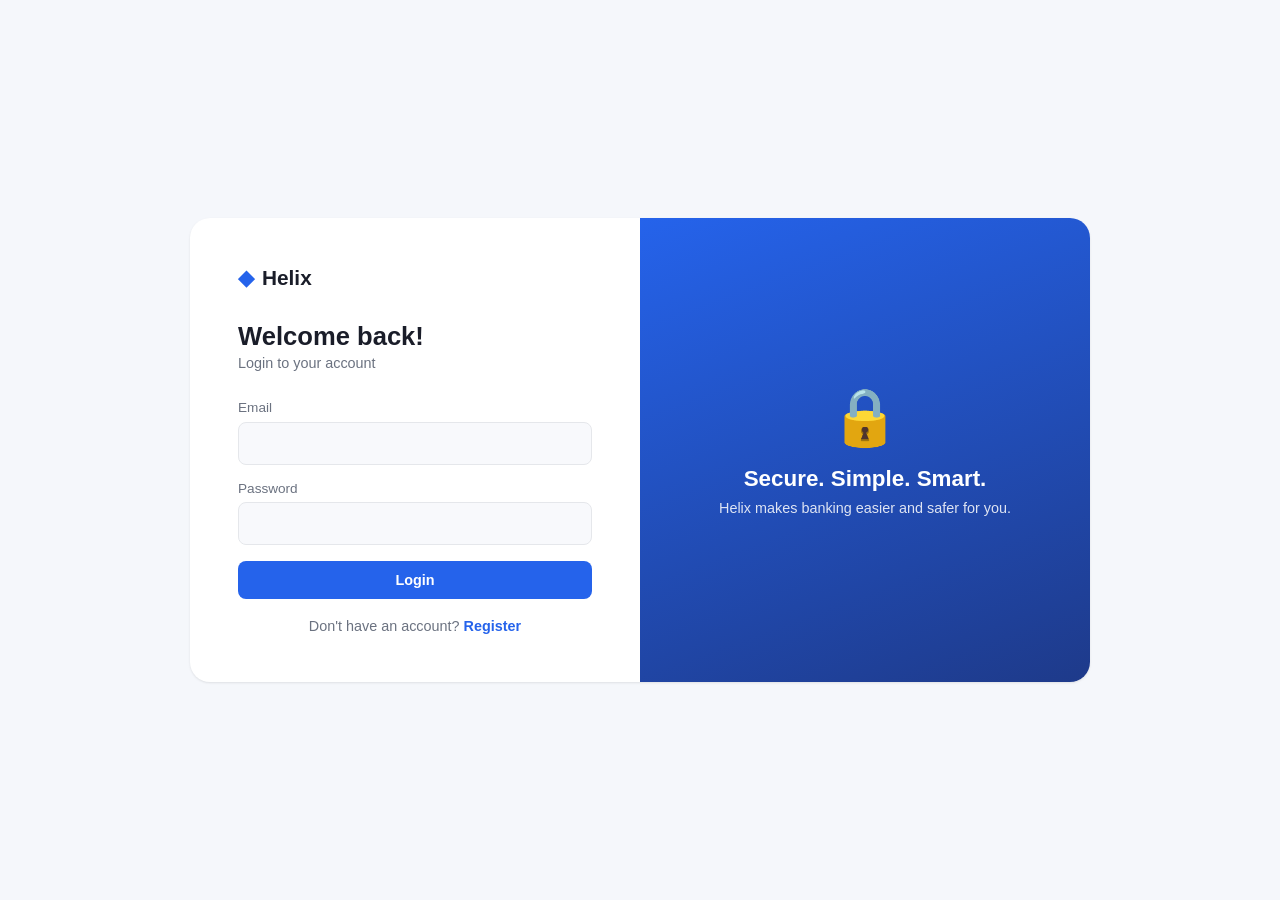
<file: frontend/index.html>
<!--
  Single entry point for the SPA. The <div id="app"> is where router.js
  injects the current view's HTML. Sidebar/topbar are part of the shell
  and stay mounted across view changes (matches the reference screens'
  persistent left nav + top bar).
-->
<!DOCTYPE html>
<html lang="en">
<head>
    <meta charset="UTF-8">
    <meta name="viewport" content="width=device-width, initial-scale=1.0">
    <title>Helix | Digital Banking</title>
    <link rel="stylesheet" href="css/theme.css">
    <link rel="stylesheet" href="css/styles.css">
</head>
<body>

    <!-- Auth screens (login/register) render full-screen, no sidebar -->
    <div id="auth-root" class="auth-root hidden"></div>

    <!-- Main app shell: sidebar + topbar + content area -->
    <div id="app-shell" class="app-shell hidden">
        <aside class="sidebar">
            <div class="sidebar-logo">
                <span class="logo-icon">◆</span>
                <span class="logo-text">Helix</span>
            </div>
            <nav class="sidebar-nav">
                <a href="#/dashboard" data-route="dashboard" class="nav-item">
                    <span class="nav-icon">▦</span> Dashboard
                </a>
                <a href="#/accounts" data-route="accounts" class="nav-item">
                    <span class="nav-icon">▤</span> Accounts
                </a>
                <a href="#/transfer" data-route="transfer" class="nav-item">
                    <span class="nav-icon">⇄</span> Transfer
                </a>
                <a href="#/transactions" data-route="transactions" class="nav-item">
                    <span class="nav-icon">☰</span> Transactions
                </a>
                <a href="#/alerts" data-route="alerts" class="nav-item">
                    <span class="nav-icon">⚠</span> Alerts
                </a>
                <a href="#/profile" data-route="profile" class="nav-item">
                    <span class="nav-icon">⚙</span> Settings
                </a>
            </nav>
            <button id="logout-trigger" class="nav-item logout-item">
                <span class="nav-icon">⏻</span> Logout
            </button>
        </aside>

        <div class="main-column">
            <header class="topbar">
                <h1 id="page-title" class="page-title">Dashboard</h1>
                <div class="topbar-actions">
                    <button id="theme-toggle" class="icon-btn" title="Toggle theme">🌙</button>
                    <span id="user-greeting" class="user-greeting"></span>
                </div>
            </header>
            <main id="view-root" class="view-root">
                <!-- router.js injects the active view's HTML here -->
            </main>
        </div>
    </div>

    <!-- Logout confirmation modal - matches reference screen -->
    <div id="logout-modal" class="modal-overlay hidden">
        <div class="modal-card">
            <div class="modal-icon">⏻</div>
            <h2>Logout</h2>
            <p>Are you sure you want to logout?</p>
            <div class="modal-actions">
                <button id="logout-cancel" class="btn btn-secondary">Cancel</button>
                <button id="logout-confirm" class="btn btn-danger">Logout</button>
            </div>
        </div>
    </div>

    <!-- Toast container for success/error feedback -->
    <div id="toast-root" class="toast-root"></div>

    <script src="js/theme.js"></script>
    <script src="js/api.js"></script>
    <script src="js/auth.js"></script>
    <script src="js/dashboard.js"></script>
    <script src="js/accounts.js"></script>
    <script src="js/transfer.js"></script>
    <script src="js/transactions.js"></script>
    <script src="js/alerts.js"></script>
    <script src="js/profile.js"></script>
    <script src="js/router.js"></script>
    <script src="js/app.js"></script>
</body>
</html>
</file>
<file: frontend/css/theme.css>
/* 
   CSS custom properties for light and dark themes. Everything in
   styles.css references these variables (never hardcoded colors), so
   toggling the `data-theme` attribute on <html> instantly reskins the
   entire app - this is the mechanism behind the theme toggle button.
*/

:root,
[data-theme="light"] {
    --bg-primary: #f5f7fb;
    --bg-sidebar: #ffffff;
    --bg-card: #ffffff;
    --bg-input: #f8f9fc;
    --bg-hover: #f0f2f8;

    --text-primary: #1a1d29;
    --text-secondary: #6b7280;
    --text-muted: #9ca3af;

    --border-color: #e5e7eb;

    --accent: #2563eb;
    --accent-hover: #1d4ed8;
    --accent-light: #dbeafe;

    --success: #16a34a;
    --success-bg: #dcfce7;
    --warning: #d97706;
    --warning-bg: #fef3c7;
    --danger: #dc2626;
    --danger-bg: #fee2e2;

    --shadow-card: 0 1px 3px rgba(0, 0, 0, 0.06), 0 1px 2px rgba(0, 0, 0, 0.04);
    --shadow-modal: 0 20px 40px rgba(0, 0, 0, 0.15);
}

[data-theme="dark"] {
    --bg-primary: #0f1420;
    --bg-sidebar: #131826;
    --bg-card: #1a2033;
    --bg-input: #232a42;
    --bg-hover: #232a42;

    --text-primary: #f1f3f9;
    --text-secondary: #9ca3af;
    --text-muted: #6b7280;

    --border-color: #2a3149;

    --accent: #3b82f6;
    --accent-hover: #60a5fa;
    --accent-light: #1e3a5f;

    --success: #22c55e;
    --success-bg: #14301f;
    --warning: #f59e0b;
    --warning-bg: #3a2c0d;
    --danger: #ef4444;
    --danger-bg: #3a1414;

    --shadow-card: 0 1px 3px rgba(0, 0, 0, 0.3), 0 1px 2px rgba(0, 0, 0, 0.2);
    --shadow-modal: 0 20px 40px rgba(0, 0, 0, 0.5);
}
</file>
<file: frontend/css/styles.css>
/* 
   Core layout and component styles, referencing theme.css variables
   throughout so the light/dark toggle reskins everything automatically.
*/

* { box-sizing: border-box; margin: 0; padding: 0; }

body {
    font-family: -apple-system, BlinkMacSystemFont, 'Segoe UI', Roboto, sans-serif;
    background: var(--bg-primary);
    color: var(--text-primary);
    min-height: 100vh;
}

.hidden { display: none !important; }

a { color: inherit; text-decoration: none; }
button { font-family: inherit; cursor: pointer; border: none; background: none; }
input { font-family: inherit; }

/* ---------- Buttons ---------- */
.btn {
    padding: 0.7rem 1.4rem;
    border-radius: 8px;
    font-size: 0.9rem;
    font-weight: 600;
    transition: background 0.15s ease;
}
.btn-primary { background: var(--accent); color: #fff; }
.btn-primary:hover { background: var(--accent-hover); }
.btn-secondary { background: var(--bg-input); color: var(--text-primary); border: 1px solid var(--border-color); }
.btn-secondary:hover { background: var(--bg-hover); }
.btn-danger { background: var(--danger); color: #fff; }
.btn-danger:hover { opacity: 0.9; }
.btn-block { width: 100%; }

.icon-btn {
    width: 36px; height: 36px;
    display: flex; align-items: center; justify-content: center;
    border-radius: 8px;
    font-size: 1.1rem;
}
.icon-btn:hover { background: var(--bg-hover); }

/* ---------- Cards ---------- */
.card {
    background: var(--bg-card);
    border-radius: 14px;
    box-shadow: var(--shadow-card);
    padding: 1.5rem;
}

/* ---------- Form fields ---------- */
.field { margin-bottom: 1rem; }
.field label {
    display: block;
    font-size: 0.85rem;
    font-weight: 500;
    color: var(--text-secondary);
    margin-bottom: 0.4rem;
}
.field input, .field select {
    width: 100%;
    padding: 0.75rem 1rem;
    border-radius: 8px;
    border: 1px solid var(--border-color);
    background: var(--bg-input);
    color: var(--text-primary);
    font-size: 0.95rem;
}
.field input:focus, .field select:focus {
    outline: none;
    border-color: var(--accent);
}
.field-error {
    color: var(--danger);
    font-size: 0.8rem;
    margin-top: 0.3rem;
}

/* ---------- Status badges ---------- */
.badge {
    display: inline-block;
    padding: 0.25rem 0.7rem;
    border-radius: 999px;
    font-size: 0.75rem;
    font-weight: 600;
}
.badge-success { background: var(--success-bg); color: var(--success); }
.badge-warning { background: var(--warning-bg); color: var(--warning); }
.badge-danger { background: var(--danger-bg); color: var(--danger); }

/* ================= AUTH SCREENS ================= */
.auth-root {
    min-height: 100vh;
    display: flex;
    align-items: center;
    justify-content: center;
    background: var(--bg-primary);
    padding: 2rem;
}
.auth-card {
    display: grid;
    grid-template-columns: 1fr 1fr;
    max-width: 900px;
    width: 100%;
    background: var(--bg-card);
    border-radius: 20px;
    overflow: hidden;
    box-shadow: var(--shadow-card);
}
.auth-form-side { padding: 3rem; }
.auth-brand {
    display: flex; align-items: center; gap: 0.5rem;
    font-size: 1.3rem; font-weight: 700;
    margin-bottom: 2rem;
}
.auth-brand .logo-icon { color: var(--accent); }
.auth-form-side h1 { font-size: 1.6rem; margin-bottom: 0.3rem; }
.auth-form-side .auth-subtitle { color: var(--text-secondary); margin-bottom: 1.8rem; font-size: 0.9rem; }
.auth-footer { text-align: center; margin-top: 1.2rem; font-size: 0.9rem; color: var(--text-secondary); }
.auth-footer a { color: var(--accent); font-weight: 600; }

.auth-visual-side {
    background: linear-gradient(160deg, var(--accent) 0%, #1e3a8a 100%);
    display: flex; flex-direction: column; align-items: center; justify-content: center;
    color: #fff; padding: 2rem; text-align: center;
}
.auth-visual-side .visual-icon { font-size: 3.5rem; margin-bottom: 1rem; }
.auth-visual-side h2 { font-size: 1.4rem; margin-bottom: 0.5rem; }
.auth-visual-side p { opacity: 0.85; font-size: 0.9rem; }

.auth-error {
    background: var(--danger-bg);
    color: var(--danger);
    padding: 0.7rem 1rem;
    border-radius: 8px;
    font-size: 0.85rem;
    margin-bottom: 1rem;
}

@media (max-width: 720px) {
    .auth-card { grid-template-columns: 1fr; }
    .auth-visual-side { display: none; }
}

/* ================= APP SHELL ================= */
.app-shell { display: flex; min-height: 100vh; }

.sidebar {
    width: 240px;
    background: var(--bg-sidebar);
    border-right: 1px solid var(--border-color);
    display: flex; flex-direction: column;
    padding: 1.5rem 1rem;
}
.sidebar-logo {
    display: flex; align-items: center; gap: 0.5rem;
    font-size: 1.2rem; font-weight: 700;
    padding: 0 0.75rem 1.5rem;
}
.sidebar-logo .logo-icon { color: var(--accent); }

.sidebar-nav { display: flex; flex-direction: column; gap: 0.2rem; flex: 1; }
.nav-item {
    display: flex; align-items: center; gap: 0.75rem;
    padding: 0.7rem 0.75rem;
    border-radius: 10px;
    font-size: 0.9rem; font-weight: 500;
    color: var(--text-secondary);
    width: 100%; text-align: left;
}
.nav-item:hover { background: var(--bg-hover); color: var(--text-primary); }
.nav-item.active { background: var(--accent); color: #fff; }
.logout-item { margin-top: 1rem; color: var(--danger); }
.logout-item:hover { background: var(--danger-bg); }

.main-column { flex: 1; display: flex; flex-direction: column; min-width: 0; }

.topbar {
    height: 68px;
    display: flex; align-items: center; justify-content: space-between;
    padding: 0 2rem;
    border-bottom: 1px solid var(--border-color);
    background: var(--bg-card);
}
.page-title { font-size: 1.2rem; font-weight: 700; }
.topbar-actions { display: flex; align-items: center; gap: 1rem; }
.user-greeting { font-size: 0.9rem; color: var(--text-secondary); }

.view-root { padding: 2rem; flex: 1; }

/* ---------- Modal ---------- */
.modal-overlay {
    position: fixed; inset: 0;
    background: rgba(0,0,0,0.5);
    display: flex; align-items: center; justify-content: center;
    z-index: 100;
}
.modal-card {
    background: var(--bg-card);
    border-radius: 16px;
    padding: 2rem;
    max-width: 360px; width: 90%;
    text-align: center;
    box-shadow: var(--shadow-modal);
}
.modal-icon { font-size: 2.2rem; color: var(--danger); margin-bottom: 0.5rem; }
.modal-card h2 { margin-bottom: 0.4rem; }
.modal-card p { color: var(--text-secondary); font-size: 0.9rem; margin-bottom: 1.5rem; }
.modal-actions { display: flex; gap: 0.75rem; }
.modal-actions .btn { flex: 1; }

/* ---------- Toasts ---------- */
.toast-root {
    position: fixed; top: 1.5rem; right: 1.5rem;
    display: flex; flex-direction: column; gap: 0.5rem;
    z-index: 200;
}
.toast {
    padding: 0.8rem 1.2rem;
    border-radius: 10px;
    font-size: 0.85rem; font-weight: 500;
    box-shadow: var(--shadow-card);
    animation: toast-in 0.2s ease;
}
.toast-success { background: var(--success-bg); color: var(--success); }
.toast-error { background: var(--danger-bg); color: var(--danger); }
@keyframes toast-in {
    from { opacity: 0; transform: translateY(-8px); }
    to { opacity: 1; transform: translateY(0); }
}

/* ---------- Generic grid/list helpers used by later screens ---------- */
.grid-2 { display: grid; grid-template-columns: 2fr 1fr; gap: 1.5rem; }
.stack { display: flex; flex-direction: column; gap: 1rem; }
.row-between { display: flex; align-items: center; justify-content: space-between; }
.empty-state { text-align: center; padding: 3rem 1rem; color: var(--text-muted); }

@media (max-width: 900px) {
    .sidebar { display: none; }
    .grid-2 { grid-template-columns: 1fr; }
}

/* ---------- Alert tabs (appended to frontend/css/styles.css) ---------- */
.alert-tab {
    padding: 0.7rem 1rem;
    font-size: 0.9rem;
    font-weight: 600;
    color: var(--text-secondary);
    border-bottom: 2px solid transparent;
}
.alert-tab.active {
    color: var(--accent);
    border-bottom-color: var(--accent);
}
.alert-tab:hover { color: var(--text-primary); }
</file>
